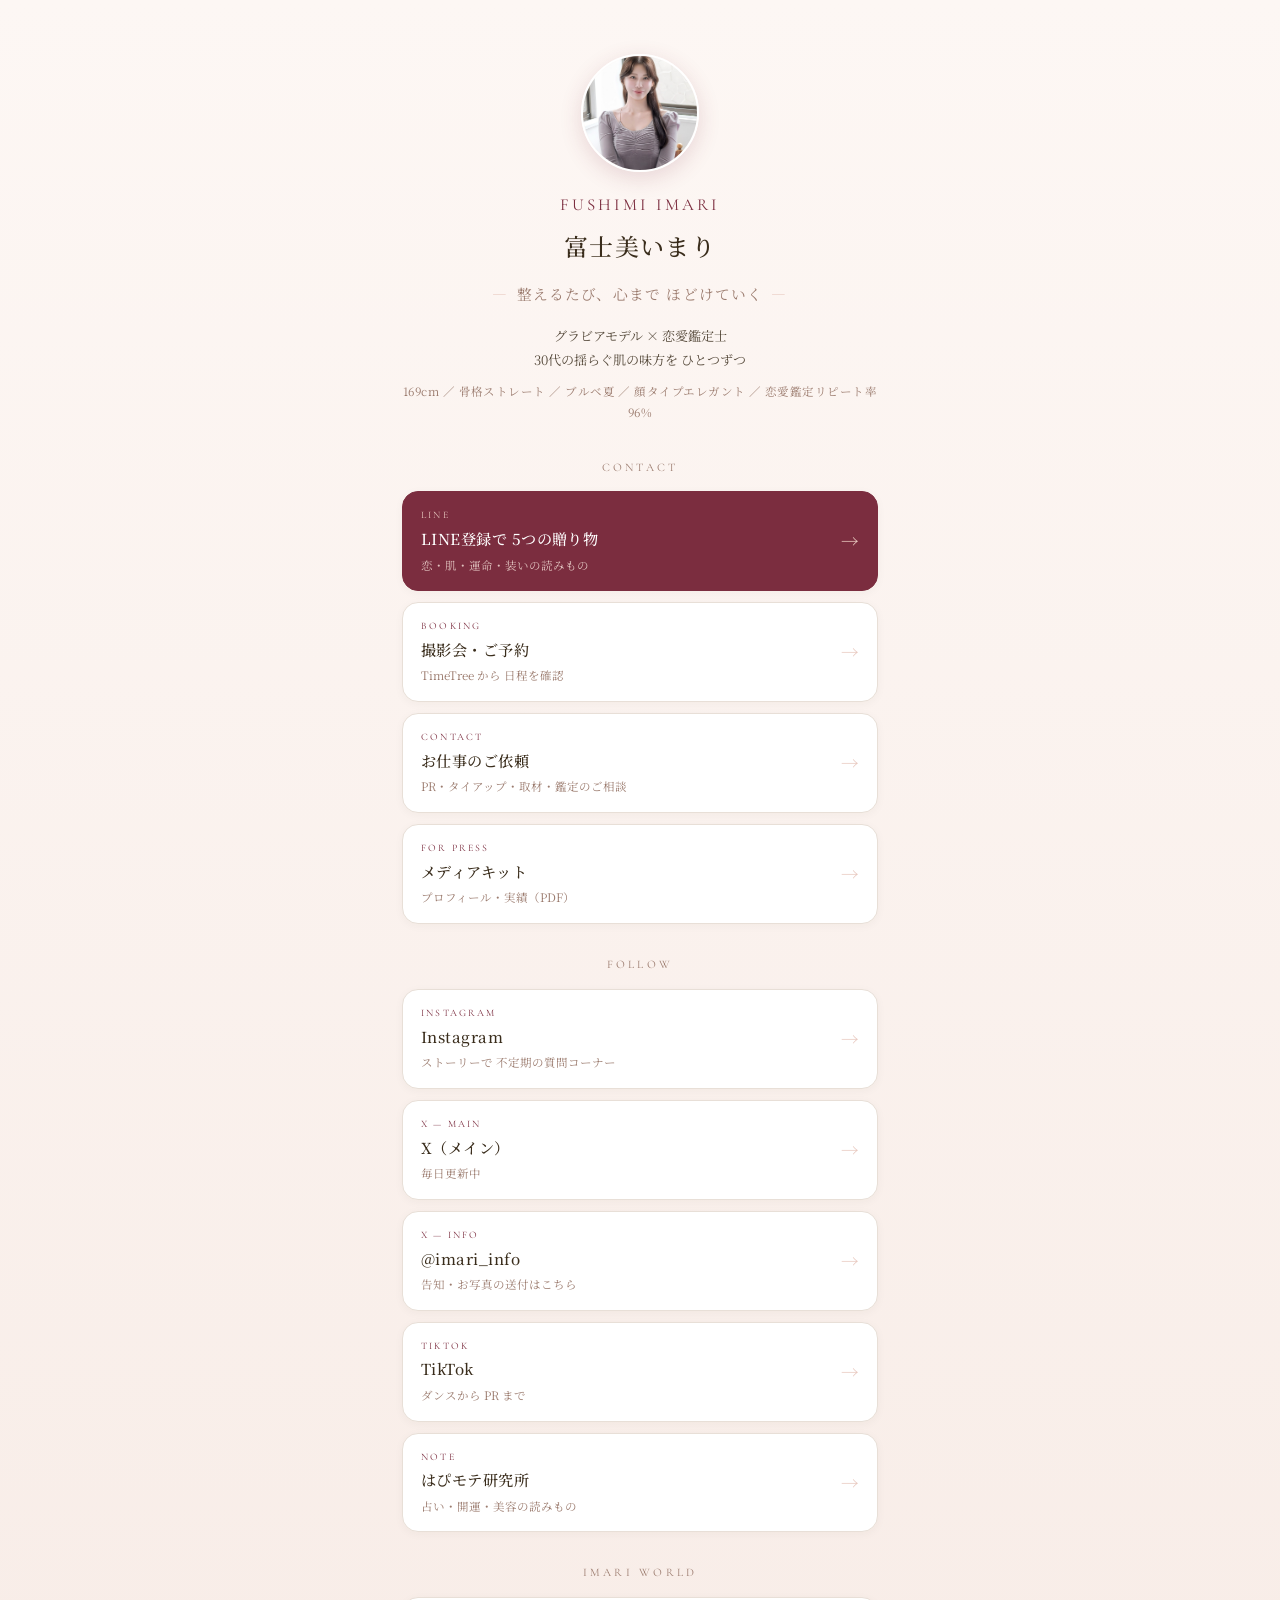
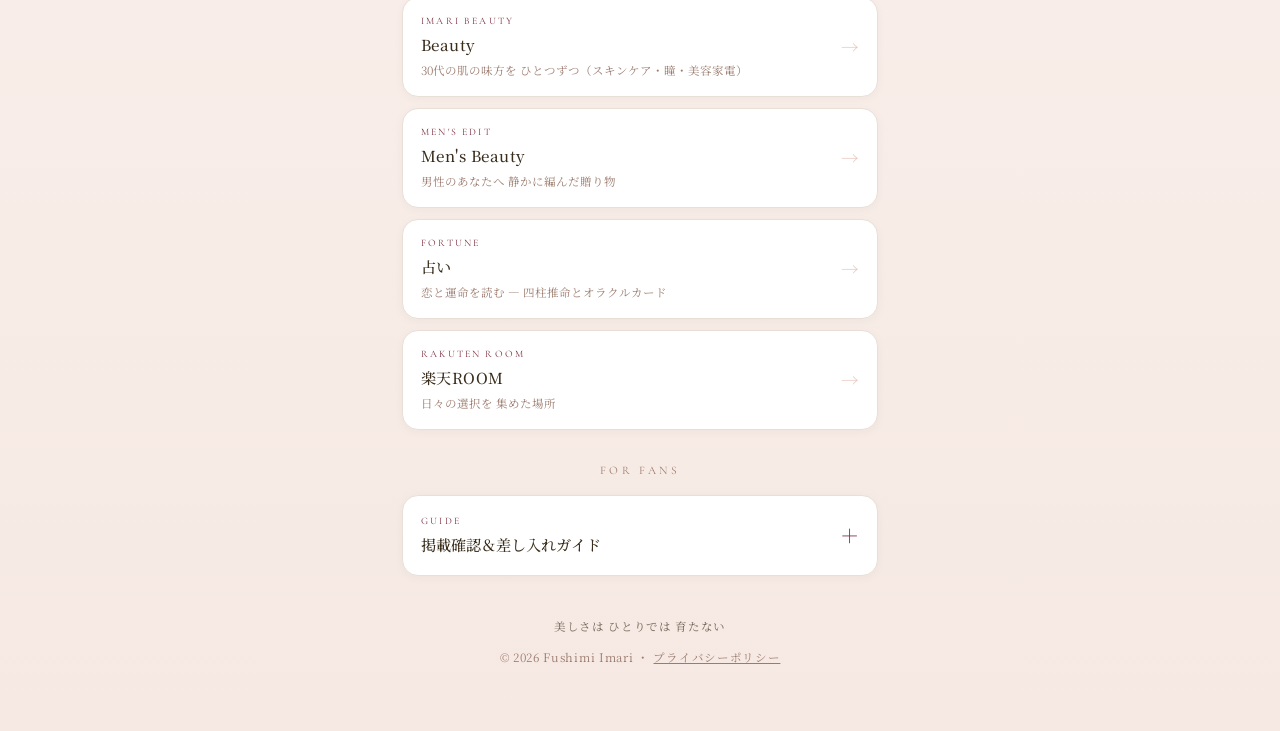
<file: links/index.html>
<!DOCTYPE html>
<html lang="ja">
<head>
<meta charset="UTF-8">
<meta name="viewport" content="width=device-width, initial-scale=1.0">
<title>富士美いまり | Fushimi Imari — Links</title>
<meta name="description" content="富士美いまり / Fushimi Imari のリンク集。グラビアモデル × 恋愛鑑定士。SNS・Beauty Edits・ご予約・お仕事のご依頼はこちらから。">
<meta property="og:title" content="富士美いまり | Fushimi Imari — Links">
<meta property="og:description" content="美しさは ひとりでは 育たない。富士美いまりの すべての入口を ここに。">
<meta property="og:type" content="website">
<meta property="og:image" content="https://fushimi-imari-site.vercel.app/Official/images/og-official.jpg">
<meta name="twitter:card" content="summary_large_image">
<link rel="preconnect" href="https://fonts.googleapis.com">
<link rel="preconnect" href="https://fonts.gstatic.com" crossorigin>
<link href="https://fonts.googleapis.com/css2?family=Cormorant+Garamond:wght@400;500;600&family=Noto+Serif+JP:wght@300;400;500;600&display=swap" rel="stylesheet">
<style>
  :root{
    --cream:#FDF7F4; --beige:#F2DCD5; --beige-deep:#E8C9C0;
    --brown:#3A2D1C; --bordeaux:#7B2D3F; --divider:#E8DFD7;
    --sub:#9B7B6E; --text:#3A2D1C;
    --jp:'Noto Serif JP',serif; --en:'Cormorant Garamond',serif;
  }
  *{box-sizing:border-box;margin:0;padding:0;}
  body{
    font-family:var(--jp); color:var(--text);
    background:linear-gradient(180deg,#FDF7F4 0%,#F6E9E3 100%);
    min-height:100vh; line-height:1.8;
    -webkit-font-smoothing:antialiased;
  }
  .wrap{max-width:520px; margin:0 auto; padding:54px 22px 64px;}

  /* ---- profile ---- */
  .profile{text-align:center; margin-bottom:34px;}
  .avatar{
    width:118px; height:118px; border-radius:50%; object-fit:cover;
    border:2px solid #fff; box-shadow:0 6px 22px rgba(123,45,63,.16);
    margin:0 auto 18px; display:block;
  }
  .name{font-family:var(--en); font-size:1.05rem; letter-spacing:.18em; color:var(--bordeaux); margin-bottom:4px;}
  .name-jp{font-size:1.5rem; font-weight:500; letter-spacing:.06em; color:var(--brown); margin-bottom:14px;}
  .tagline{font-size:.92rem; color:var(--sub); letter-spacing:.08em; margin-bottom:16px;}
  .tagline::before,.tagline::after{content:"—"; color:var(--beige-deep); margin:0 8px;}
  .bio{font-size:.82rem; color:var(--text); opacity:.85;}
  .spec{font-size:.72rem; color:var(--sub); letter-spacing:.04em; margin-top:10px;}

  /* ---- section label ---- */
  .label{
    font-family:var(--en); font-size:.72rem; letter-spacing:.28em;
    color:var(--sub); text-align:center; margin:30px 0 14px;
  }

  /* ---- link buttons ---- */
  .links{display:flex; flex-direction:column; gap:11px;}
  a.link{
    display:flex; align-items:center; gap:14px;
    background:#fff; border:1px solid var(--divider); border-radius:16px;
    padding:15px 18px; text-decoration:none; color:var(--text);
    transition:transform .18s ease, box-shadow .18s ease, border-color .18s ease;
    box-shadow:0 2px 10px rgba(58,45,28,.04);
  }
  a.link:hover{transform:translateY(-2px); box-shadow:0 8px 20px rgba(123,45,63,.12); border-color:var(--beige-deep);}
  .link .eyebrow{font-family:var(--en); font-size:.62rem; letter-spacing:.22em; color:var(--bordeaux); text-transform:uppercase;}
  .link .title{font-size:.95rem; font-weight:500; color:var(--brown); letter-spacing:.03em;}
  .link .desc{font-size:.72rem; color:var(--sub); margin-top:2px;}
  .link .body{flex:1; min-width:0;}
  .link .arrow{color:var(--beige-deep); font-size:1.1rem; flex-shrink:0;}
  a.link.accent{background:var(--bordeaux); border-color:var(--bordeaux);}
  a.link.accent .eyebrow{color:#E8C9C0;}
  a.link.accent .title{color:#fff;}
  a.link.accent .desc{color:#F2DCD5; opacity:.85;}
  a.link.accent .arrow{color:#E8C9C0;}

  /* ---- accordion (guide) ---- */
  details.guide{
    background:#fff; border:1px solid var(--divider); border-radius:16px;
    padding:4px 18px; margin-top:11px; box-shadow:0 2px 10px rgba(58,45,28,.04);
  }
  details.guide summary{
    list-style:none; cursor:pointer; padding:13px 0;
    display:flex; align-items:center; gap:14px;
  }
  details.guide summary::-webkit-details-marker{display:none;}
  details.guide summary .eyebrow{font-family:var(--en); font-size:.62rem; letter-spacing:.22em; color:var(--bordeaux); text-transform:uppercase;}
  details.guide summary .title{font-size:.95rem; font-weight:500; color:var(--brown);}
  details.guide summary .plus{margin-left:auto; color:var(--bordeaux); font-size:1.2rem; transition:transform .2s;}
  details.guide[open] summary .plus{transform:rotate(45deg);}
  .guide-body{font-size:.8rem; color:var(--text); padding:6px 0 18px; border-top:1px solid var(--divider); margin-top:4px;}
  .guide-body h4{font-size:.82rem; color:var(--bordeaux); margin:16px 0 6px; letter-spacing:.04em;}
  .guide-body p{margin:6px 0;}
  .guide-body ul{margin:6px 0 6px 1.1em;}
  .guide-body li{margin:4px 0;}
  .guide-body .warn{color:var(--bordeaux); font-weight:500;}

  /* ---- footer ---- */
  .foot{text-align:center; margin-top:40px; color:var(--sub); font-size:.72rem; letter-spacing:.06em;}
  .foot .tl{font-family:var(--jp); margin-bottom:10px; color:var(--brown); opacity:.7;}
  .foot a{color:var(--sub);}
</style>
<!-- ===== Google Analytics 4（Fushimi Imari Web） ===== -->
<script async src="https://www.googletagmanager.com/gtag/js?id=G-NMES24S89F"></script>
<script>
window.dataLayer = window.dataLayer || [];
function gtag(){dataLayer.push(arguments);}
gtag('js', new Date());
gtag('config', 'G-NMES24S89F');
</script>
<!-- ===== imari_track: クリック計測（GA4イベント / 既存リンク無改変） ===== -->
<script>
document.addEventListener('click', function(e){
  var a = e.target.closest('a[href]');
  if(!a || typeof gtag!=='function') return;
  var h = a.href || '';
  var txt = (a.innerText||'').trim().slice(0,60);
  if(/px\.a8\.net|valuecommerce|room\.rakuten|amzn\.|amazon\./.test(h)){
    var net = /room\.rakuten/.test(h)?'rakuten' : /valuecommerce/.test(h)?'valuecommerce' : /px\.a8\.net/.test(h)?'a8' : (/amazon|amzn/.test(h)?'amazon':'other');
    gtag('event','affiliate_click',{affiliate_network:net, link_url:h, link_text:txt, page_path:location.pathname});
  } else if(/line\.me|lin\.ee/.test(h)){
    gtag('event','line_register',{link_url:h, page_path:location.pathname});
  } else if(/lit\.link/.test(h)){
    gtag('event','litlink_click',{link_url:h, page_path:location.pathname});
  }
});
</script>
</head>
<body>
<div class="wrap">

  <!-- ===== PROFILE ===== -->
  <div class="profile">
    <img class="avatar" src="images/profile.jpg" alt="富士美いまり">
    <div class="name">FUSHIMI IMARI</div>
    <div class="name-jp">富士美いまり</div>
    <div class="tagline">整えるたび、心まで ほどけていく</div>
    <div class="bio">
      グラビアモデル × 恋愛鑑定士<br>
      30代の揺らぐ肌の味方を ひとつずつ
    </div>
    <div class="spec">169cm ／ 骨格ストレート ／ ブルベ夏 ／ 顔タイプエレガント ／ 恋愛鑑定リピート率 96%</div>
  </div>

  <!-- ===== CONTACT / BOOKING ===== -->
  <div class="label">CONTACT</div>
  <div class="links">
    <a class="link accent" href="https://line.me/R/ti/p/@485xujjs" target="_blank" rel="noopener">
      <div class="body"><div class="eyebrow">LINE</div><div class="title">LINE登録で 5つの贈り物</div><div class="desc">恋・肌・運命・装いの読みもの</div></div>
      <span class="arrow">→</span>
    </a>
    <a class="link" href="https://timetr.ee/p/fushimi_imari_rabo" target="_blank" rel="noopener">
      <div class="body"><div class="eyebrow">Booking</div><div class="title">撮影会・ご予約</div><div class="desc">TimeTree から 日程を確認</div></div>
      <span class="arrow">→</span>
    </a>
    <a class="link" href="mailto:fushimiimari@gmail.com?subject=お仕事のご依頼" rel="noopener">
      <div class="body"><div class="eyebrow">Contact</div><div class="title">お仕事のご依頼</div><div class="desc">PR・タイアップ・取材・鑑定のご相談</div></div>
      <span class="arrow">→</span>
    </a>
    <a class="link" href="../assets/IMARI_MediaKit.pdf" target="_blank" rel="noopener">
      <div class="body"><div class="eyebrow">For Press</div><div class="title">メディアキット</div><div class="desc">プロフィール・実績（PDF）</div></div>
      <span class="arrow">→</span>
    </a>
  </div>

  <!-- ===== SNS ===== -->
  <div class="label">FOLLOW</div>
  <div class="links">
    <a class="link" href="https://www.instagram.com/fushimi_imari_/" target="_blank" rel="noopener">
      <div class="body"><div class="eyebrow">Instagram</div><div class="title">Instagram</div><div class="desc">ストーリーで 不定期の質問コーナー</div></div>
      <span class="arrow">→</span>
    </a>
    <a class="link" href="https://x.com/fushimi_imari_" target="_blank" rel="noopener">
      <div class="body"><div class="eyebrow">X — Main</div><div class="title">X（メイン）</div><div class="desc">毎日更新中</div></div>
      <span class="arrow">→</span>
    </a>
    <a class="link" href="https://x.com/imari_info" target="_blank" rel="noopener">
      <div class="body"><div class="eyebrow">X — Info</div><div class="title">@imari_info</div><div class="desc">告知・お写真の送付はこちら</div></div>
      <span class="arrow">→</span>
    </a>
    <a class="link" href="https://www.tiktok.com/@fushimi_imari_" target="_blank" rel="noopener">
      <div class="body"><div class="eyebrow">TikTok</div><div class="title">TikTok</div><div class="desc">ダンスから PR まで</div></div>
      <span class="arrow">→</span>
    </a>
    <a class="link" href="https://note.com/fushimi_imari_" target="_blank" rel="noopener">
      <div class="body"><div class="eyebrow">note</div><div class="title">はぴモテ研究所</div><div class="desc">占い・開運・美容の読みもの</div></div>
      <span class="arrow">→</span>
    </a>
  </div>

  <!-- ===== IMARI WORLD (sub-sites) ===== -->
  <div class="label">IMARI WORLD</div>
  <div class="links">
    <a class="link" href="../LP/" target="_blank" rel="noopener">
      <div class="body"><div class="eyebrow">Imari Beauty</div><div class="title">Beauty</div><div class="desc">30代の肌の味方を ひとつずつ（スキンケア・瞳・美容家電）</div></div>
      <span class="arrow">→</span>
    </a>
    <a class="link" href="../Men/" target="_blank" rel="noopener">
      <div class="body"><div class="eyebrow">Men's Edit</div><div class="title">Men's Beauty</div><div class="desc">男性のあなたへ 静かに編んだ贈り物</div></div>
      <span class="arrow">→</span>
    </a>
    <a class="link" href="../Fortune/" target="_blank" rel="noopener">
      <div class="body"><div class="eyebrow">Fortune</div><div class="title">占い</div><div class="desc">恋と運命を読む — 四柱推命とオラクルカード</div></div>
      <span class="arrow">→</span>
    </a>
    <a class="link" href="https://room.rakuten.co.jp/fushimi_imari_/items" target="_blank" rel="noopener">
      <div class="body"><div class="eyebrow">Rakuten ROOM</div><div class="title">楽天ROOM</div><div class="desc">日々の選択を 集めた場所</div></div>
      <span class="arrow">→</span>
    </a>
  </div>

  <!-- ===== GUIDE (accordion) ===== -->
  <div class="label">FOR FANS</div>
  <details class="guide">
    <summary>
      <div><div class="eyebrow">Guide</div><div class="title">掲載確認＆差し入れガイド</div></div>
      <span class="plus">＋</span>
    </summary>
    <div class="guide-body">
      <h4>お写真送付・掲載確認について</h4>
      <p><a href="https://x.com/imari_info" target="_blank" rel="noopener">@imari_info</a> のDM宛に送付をお願いします。</p>
      <p class="warn">⚠️ フォローされていない方からのDMは確認が漏れてしまうため、必ずフォローの上お送りください。</p>

      <h4>送付時に必ず記載してほしいこと</h4>
      <ul>
        <li>「掲載確認」か「画像提供」かの明記</li>
        <li>掲載予定のSNSアカウントID（X / Instagram 等）</li>
        <li>1衣装につき20枚まで／レタッチ済みの状態で送付をお願いします</li>
      </ul>
      <p class="warn">⚠️ 不足がある場合はご返信致しかねます。いまりの時間を大切にしてくださいね。</p>

      <h4>「掲載NG」でも写真は送ってほしいです</h4>
      <p>SNSに載せないお写真でも、保存用や今後の活動の資料として嬉しいです。「画像提供」として送ってくださいね。</p>

      <h4>掲載写真に必要なレタッチ</h4>
      <p><strong>消してほしいもの：</strong>ほうれい線、目の下のクマ（徹底的に）、肌荒れ・赤み。</p>
      <p class="warn">⚠️ 重要：ニップレスやアンダーの透け・はみ出しは掲載NG。消せない場合はボツです。</p>
      <p><strong>NGなレタッチ：</strong>やりすぎ美肌加工（鼻が消える・境界線がぼやける）、顔や身体の形を著しく変えること（大切な曲線美を壊さないでね）、不自然な色味（白黒や極端なフィルター。自然なカラーが理想）。</p>

      <h4>掲載NGのお写真</h4>
      <ul>
        <li>半目、口ポカン、ピントが合っていないもの</li>
        <li class="warn">前名義（旧名）の写真およびチェキは一切掲載禁止です</li>
        <li>あおり構図、過度なローアングル、際どすぎるもの（エロさより「美しさ」重視）</li>
      </ul>

      <h4>飲食物の差し入れについて</h4>
      <p>現場で直接お渡しの場合、次のものは受取不可です：① ナマモノ（食中毒リスク）／② 手作り・開封済み・アルコール。</p>
      <p><strong>喜ぶスマートな贈り物：</strong>Amazonギフト券、商品券、美容ドリンク。「いつもよりチェキを多く撮る」という愛が一番嬉しいです。</p>
    </div>
  </details>

  <!-- ===== FOOTER ===== -->
  <div class="foot">
    <div class="tl">美しさは ひとりでは 育たない</div>
    © 2026 Fushimi Imari ・ <a href="../legal/privacy-policy.html">プライバシーポリシー</a>
  </div>

</div>
</body>
</html>
</file>
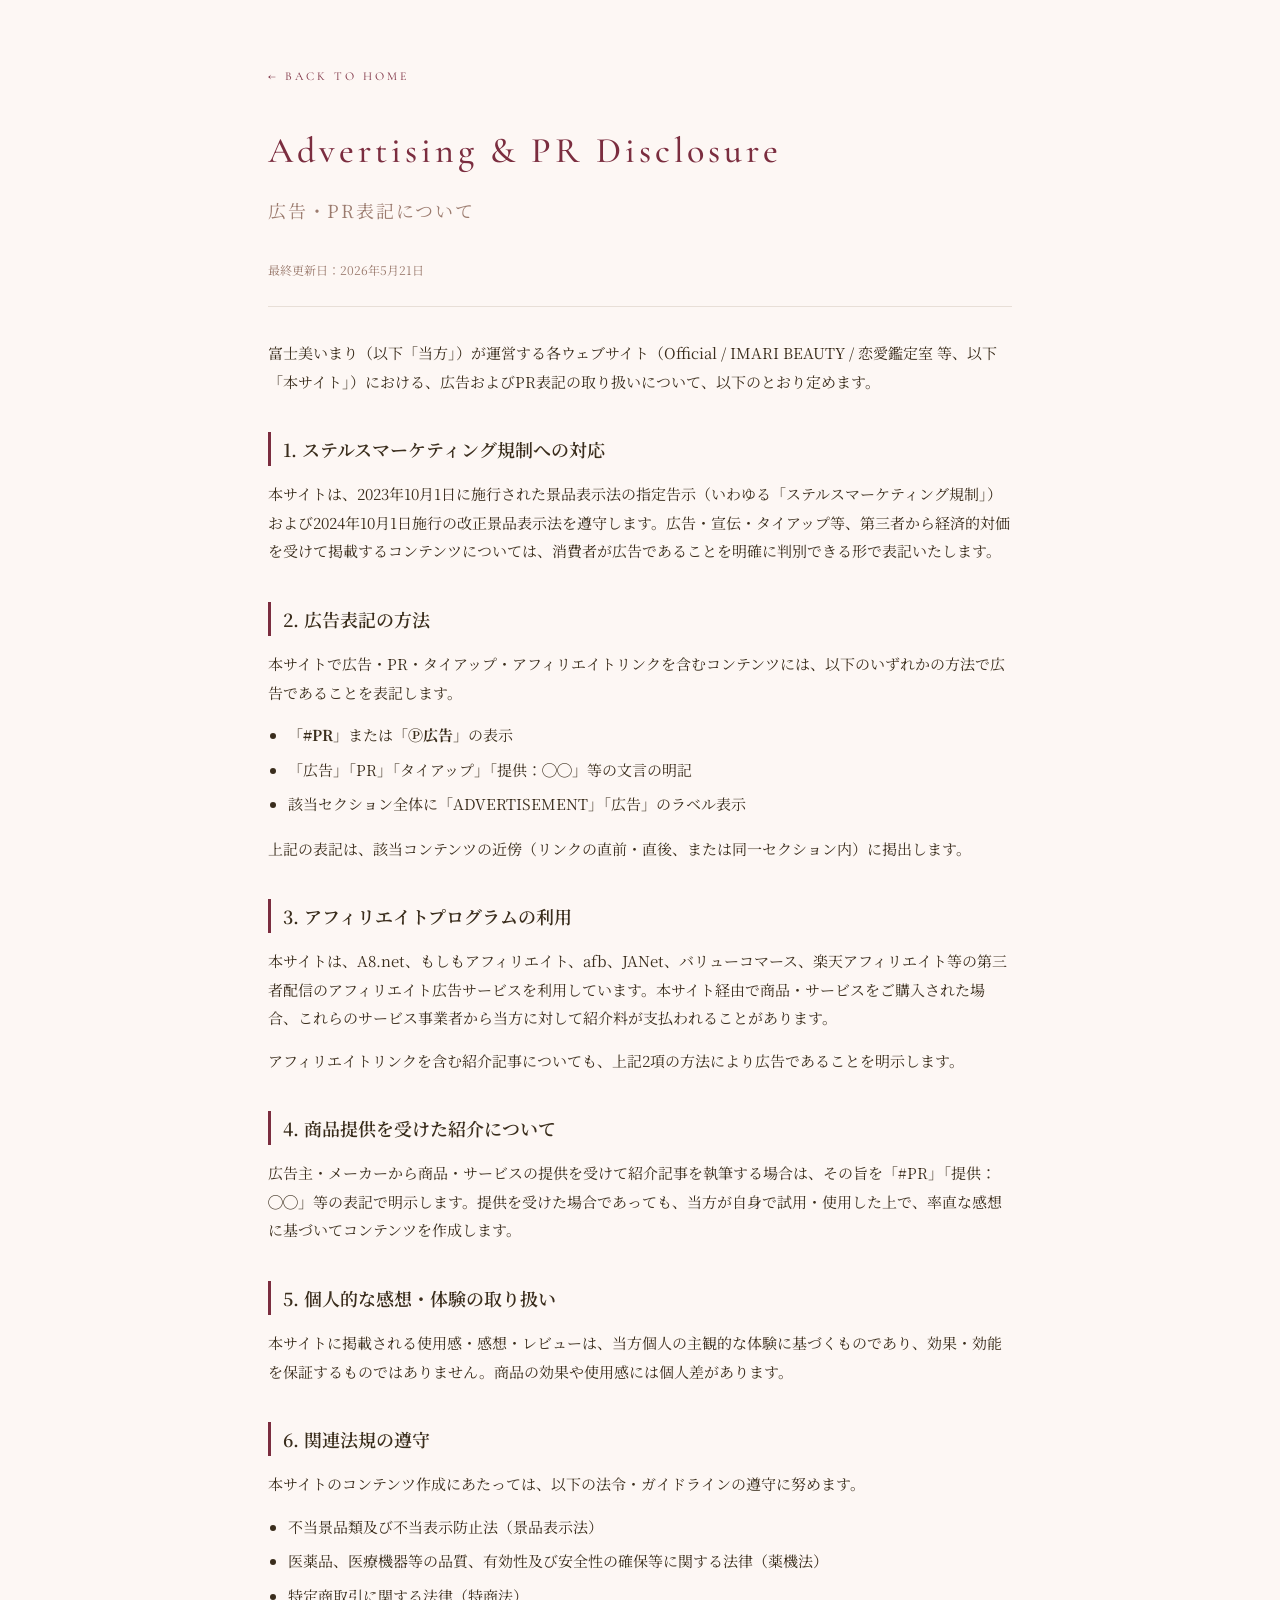
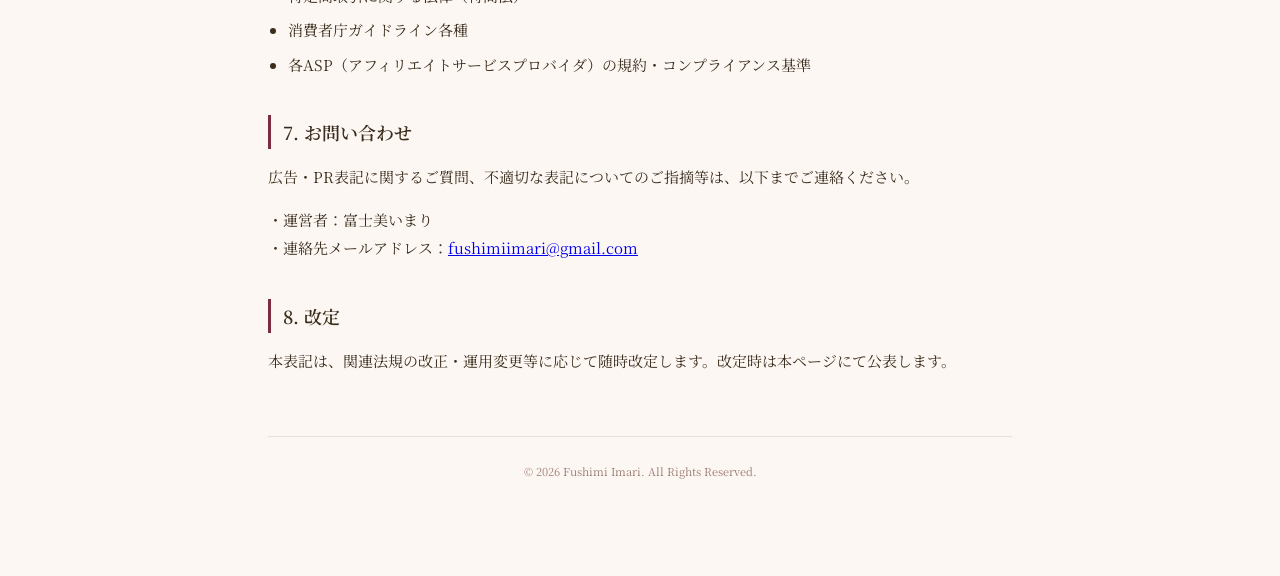
<file: legal/advertising-disclosure.html>
<!DOCTYPE html>
<html lang="ja">
<head>
<meta charset="UTF-8">
<meta name="viewport" content="width=device-width, initial-scale=1.0">
<title>広告・PR表記について｜Fushimi Imari OFFICIAL</title>
<meta name="robots" content="noindex">
<link rel="preconnect" href="https://fonts.googleapis.com">
<link rel="preconnect" href="https://fonts.gstatic.com" crossorigin>
<link href="https://fonts.googleapis.com/css2?family=Cormorant+Garamond:wght@400;500&family=Noto+Serif+JP:wght@300;400;500;600&display=swap" rel="stylesheet">
<link rel="stylesheet" href="_common.css">
</head>
<body>
<main class="legal-wrapper">
  <a href="../Official/index.html" class="legal-back">← BACK TO HOME</a>
  <h1 class="legal-title">Advertising & PR Disclosure</h1>
  <p class="legal-title-jp">広告・PR表記について</p>
  <p class="legal-meta">最終更新日：2026年5月21日</p>

  <p>富士美いまり（以下「当方」）が運営する各ウェブサイト（Official / IMARI BEAUTY / 恋愛鑑定室 等、以下「本サイト」）における、広告およびPR表記の取り扱いについて、以下のとおり定めます。</p>

  <h2>1. ステルスマーケティング規制への対応</h2>
  <p>本サイトは、2023年10月1日に施行された景品表示法の指定告示（いわゆる「ステルスマーケティング規制」）および2024年10月1日施行の改正景品表示法を遵守します。広告・宣伝・タイアップ等、第三者から経済的対価を受けて掲載するコンテンツについては、消費者が広告であることを明確に判別できる形で表記いたします。</p>

  <h2>2. 広告表記の方法</h2>
  <p>本サイトで広告・PR・タイアップ・アフィリエイトリンクを含むコンテンツには、以下のいずれかの方法で広告であることを表記します。</p>
  <ul>
    <li>「<strong>#PR</strong>」または「<strong>Ⓟ広告</strong>」の表示</li>
    <li>「広告」「PR」「タイアップ」「提供：◯◯」等の文言の明記</li>
    <li>該当セクション全体に「ADVERTISEMENT」「広告」のラベル表示</li>
  </ul>
  <p>上記の表記は、該当コンテンツの近傍（リンクの直前・直後、または同一セクション内）に掲出します。</p>

  <h2>3. アフィリエイトプログラムの利用</h2>
  <p>本サイトは、A8.net、もしもアフィリエイト、afb、JANet、バリューコマース、楽天アフィリエイト等の第三者配信のアフィリエイト広告サービスを利用しています。本サイト経由で商品・サービスをご購入された場合、これらのサービス事業者から当方に対して紹介料が支払われることがあります。</p>
  <p>アフィリエイトリンクを含む紹介記事についても、上記2項の方法により広告であることを明示します。</p>

  <h2>4. 商品提供を受けた紹介について</h2>
  <p>広告主・メーカーから商品・サービスの提供を受けて紹介記事を執筆する場合は、その旨を「#PR」「提供：◯◯」等の表記で明示します。提供を受けた場合であっても、当方が自身で試用・使用した上で、率直な感想に基づいてコンテンツを作成します。</p>

  <h2>5. 個人的な感想・体験の取り扱い</h2>
  <p>本サイトに掲載される使用感・感想・レビューは、当方個人の主観的な体験に基づくものであり、効果・効能を保証するものではありません。商品の効果や使用感には個人差があります。</p>

  <h2>6. 関連法規の遵守</h2>
  <p>本サイトのコンテンツ作成にあたっては、以下の法令・ガイドラインの遵守に努めます。</p>
  <ul>
    <li>不当景品類及び不当表示防止法（景品表示法）</li>
    <li>医薬品、医療機器等の品質、有効性及び安全性の確保等に関する法律（薬機法）</li>
    <li>特定商取引に関する法律（特商法）</li>
    <li>消費者庁ガイドライン各種</li>
    <li>各ASP（アフィリエイトサービスプロバイダ）の規約・コンプライアンス基準</li>
  </ul>

  <h2>7. お問い合わせ</h2>
  <p>広告・PR表記に関するご質問、不適切な表記についてのご指摘等は、以下までご連絡ください。</p>
  <p>
    ・運営者：富士美いまり<br>
    ・連絡先メールアドレス：<a href="mailto:fushimiimari@gmail.com">fushimiimari@gmail.com</a>
  </p>

  <h2>8. 改定</h2>
  <p>本表記は、関連法規の改正・運用変更等に応じて随時改定します。改定時は本ページにて公表します。</p>

  <p class="legal-footer">© 2026 Fushimi Imari. All Rights Reserved.</p>
</main>
</body>
</html>
</file>
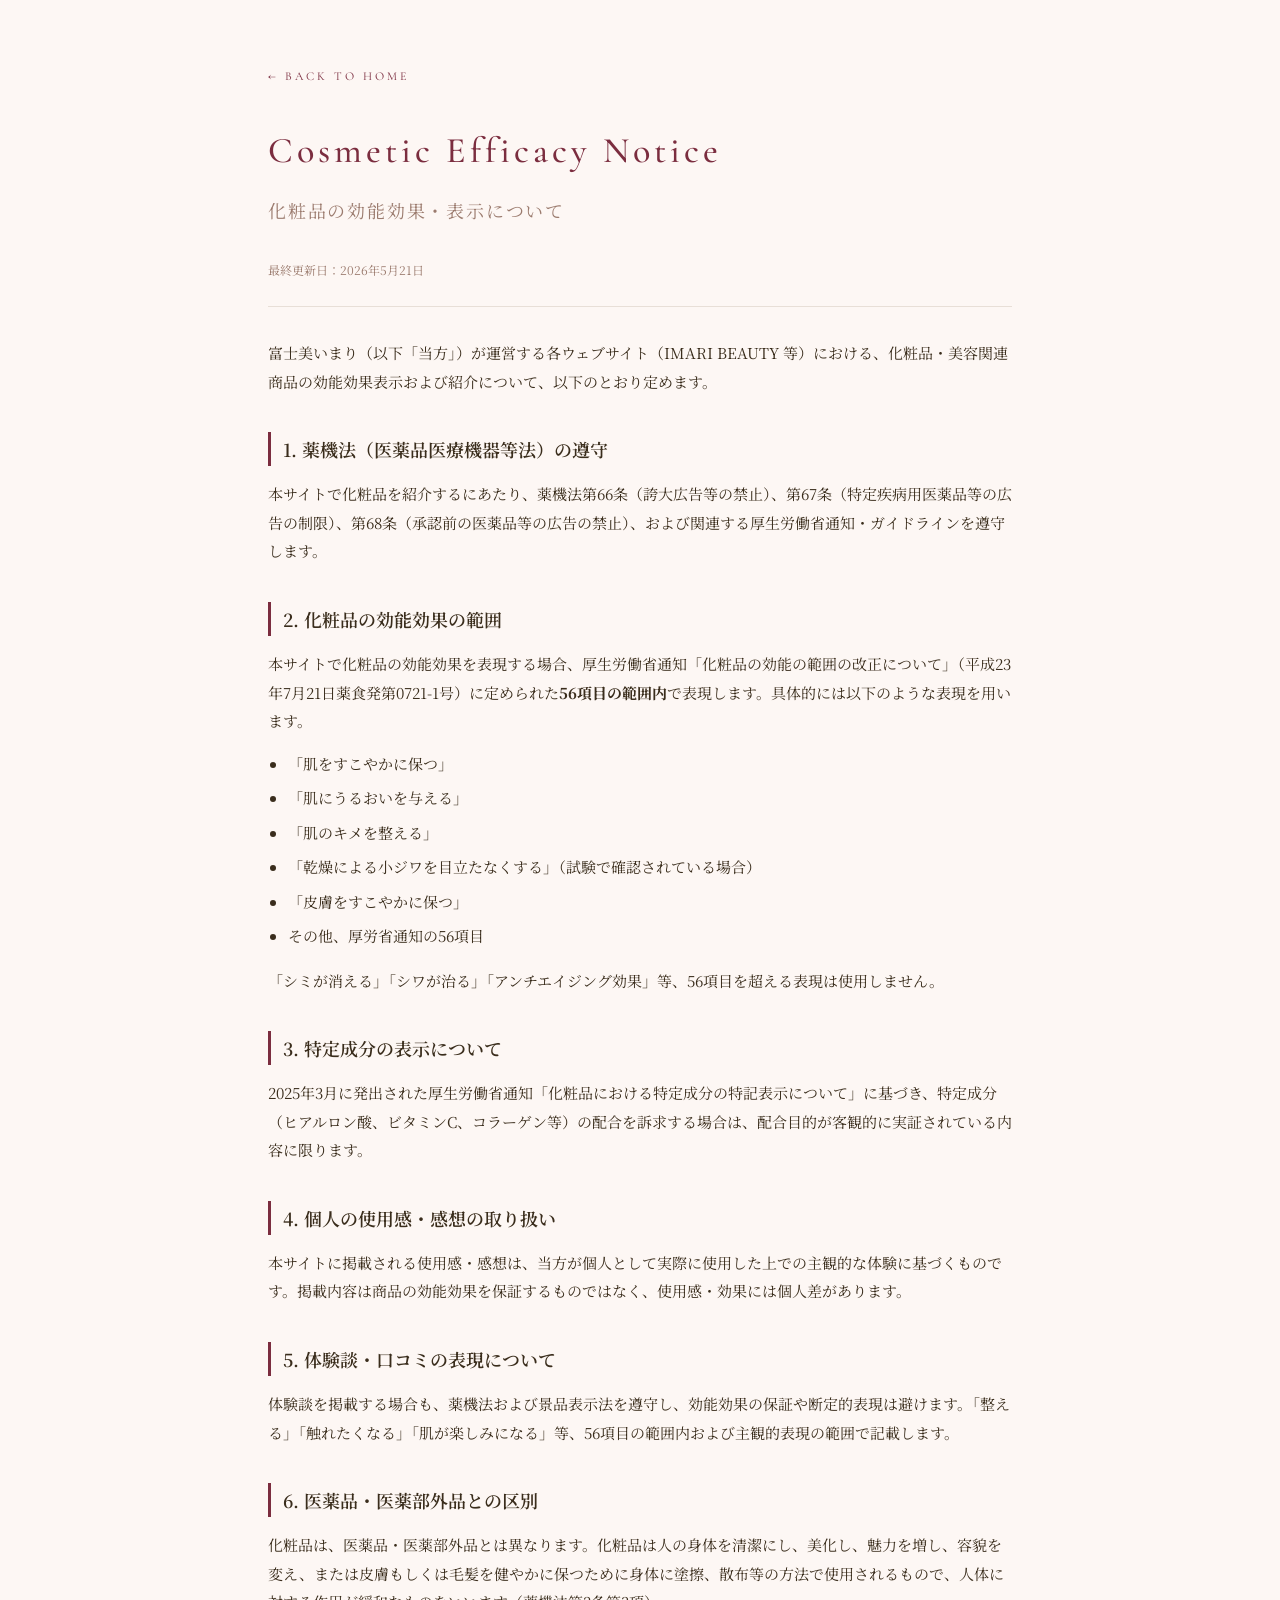
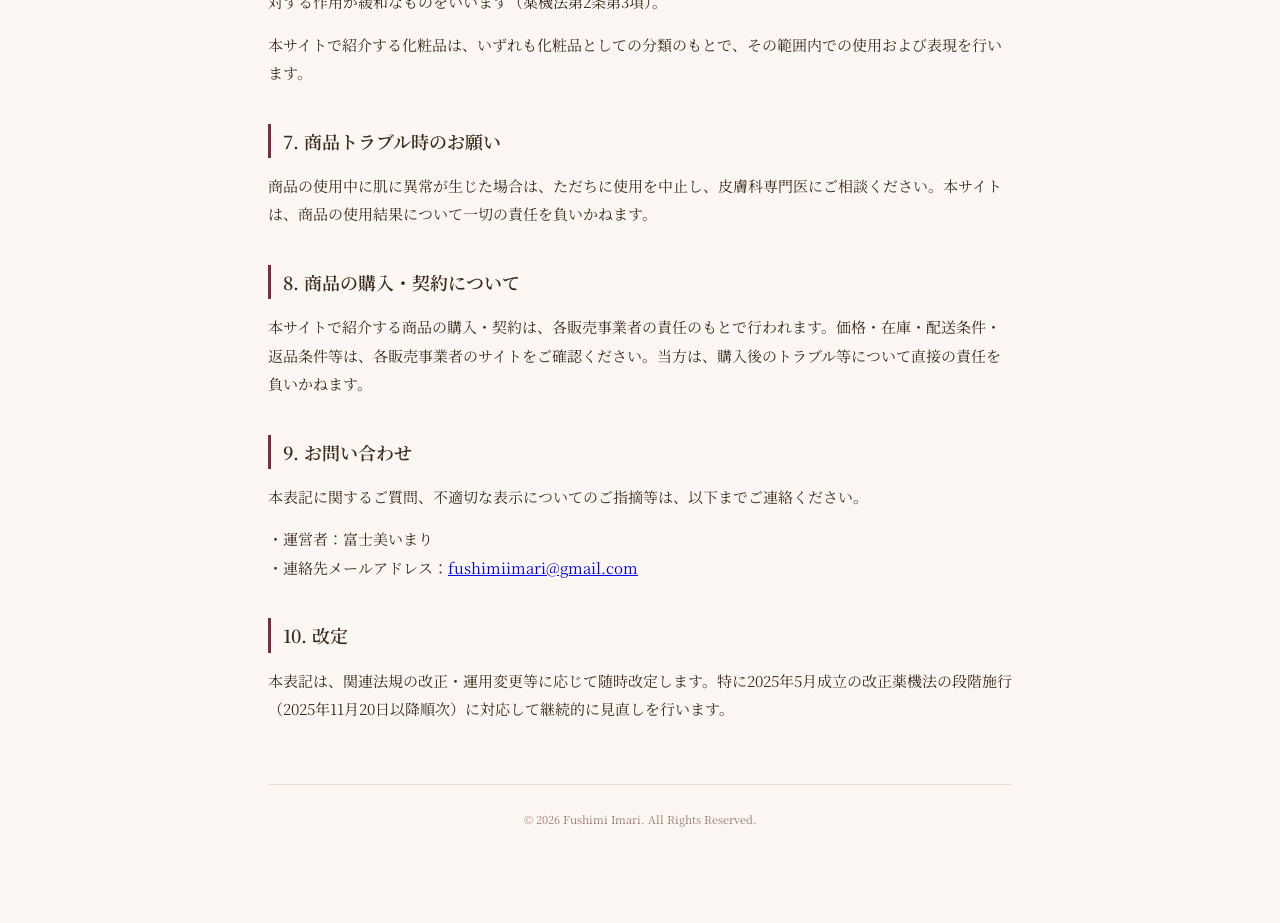
<file: legal/cosmetic-efficacy.html>
<!DOCTYPE html>
<html lang="ja">
<head>
<meta charset="UTF-8">
<meta name="viewport" content="width=device-width, initial-scale=1.0">
<title>化粧品の効能効果について｜Fushimi Imari OFFICIAL</title>
<meta name="robots" content="noindex">
<link rel="preconnect" href="https://fonts.googleapis.com">
<link rel="preconnect" href="https://fonts.gstatic.com" crossorigin>
<link href="https://fonts.googleapis.com/css2?family=Cormorant+Garamond:wght@400;500&family=Noto+Serif+JP:wght@300;400;500;600&display=swap" rel="stylesheet">
<link rel="stylesheet" href="_common.css">
</head>
<body>
<main class="legal-wrapper">
  <a href="../Official/index.html" class="legal-back">← BACK TO HOME</a>
  <h1 class="legal-title">Cosmetic Efficacy Notice</h1>
  <p class="legal-title-jp">化粧品の効能効果・表示について</p>
  <p class="legal-meta">最終更新日：2026年5月21日</p>

  <p>富士美いまり（以下「当方」）が運営する各ウェブサイト（IMARI BEAUTY 等）における、化粧品・美容関連商品の効能効果表示および紹介について、以下のとおり定めます。</p>

  <h2>1. 薬機法（医薬品医療機器等法）の遵守</h2>
  <p>本サイトで化粧品を紹介するにあたり、薬機法第66条（誇大広告等の禁止）、第67条（特定疾病用医薬品等の広告の制限）、第68条（承認前の医薬品等の広告の禁止）、および関連する厚生労働省通知・ガイドラインを遵守します。</p>

  <h2>2. 化粧品の効能効果の範囲</h2>
  <p>本サイトで化粧品の効能効果を表現する場合、厚生労働省通知「化粧品の効能の範囲の改正について」（平成23年7月21日薬食発第0721-1号）に定められた<strong>56項目の範囲内</strong>で表現します。具体的には以下のような表現を用います。</p>
  <ul>
    <li>「肌をすこやかに保つ」</li>
    <li>「肌にうるおいを与える」</li>
    <li>「肌のキメを整える」</li>
    <li>「乾燥による小ジワを目立たなくする」（試験で確認されている場合）</li>
    <li>「皮膚をすこやかに保つ」</li>
    <li>その他、厚労省通知の56項目</li>
  </ul>
  <p>「シミが消える」「シワが治る」「アンチエイジング効果」等、56項目を超える表現は使用しません。</p>

  <h2>3. 特定成分の表示について</h2>
  <p>2025年3月に発出された厚生労働省通知「化粧品における特定成分の特記表示について」に基づき、特定成分（ヒアルロン酸、ビタミンC、コラーゲン等）の配合を訴求する場合は、配合目的が客観的に実証されている内容に限ります。</p>

  <h2>4. 個人の使用感・感想の取り扱い</h2>
  <p>本サイトに掲載される使用感・感想は、当方が個人として実際に使用した上での主観的な体験に基づくものです。掲載内容は商品の効能効果を保証するものではなく、使用感・効果には個人差があります。</p>

  <h2>5. 体験談・口コミの表現について</h2>
  <p>体験談を掲載する場合も、薬機法および景品表示法を遵守し、効能効果の保証や断定的表現は避けます。「整える」「触れたくなる」「肌が楽しみになる」等、56項目の範囲内および主観的表現の範囲で記載します。</p>

  <h2>6. 医薬品・医薬部外品との区別</h2>
  <p>化粧品は、医薬品・医薬部外品とは異なります。化粧品は人の身体を清潔にし、美化し、魅力を増し、容貌を変え、または皮膚もしくは毛髪を健やかに保つために身体に塗擦、散布等の方法で使用されるもので、人体に対する作用が緩和なものをいいます（薬機法第2条第3項）。</p>
  <p>本サイトで紹介する化粧品は、いずれも化粧品としての分類のもとで、その範囲内での使用および表現を行います。</p>

  <h2>7. 商品トラブル時のお願い</h2>
  <p>商品の使用中に肌に異常が生じた場合は、ただちに使用を中止し、皮膚科専門医にご相談ください。本サイトは、商品の使用結果について一切の責任を負いかねます。</p>

  <h2>8. 商品の購入・契約について</h2>
  <p>本サイトで紹介する商品の購入・契約は、各販売事業者の責任のもとで行われます。価格・在庫・配送条件・返品条件等は、各販売事業者のサイトをご確認ください。当方は、購入後のトラブル等について直接の責任を負いかねます。</p>

  <h2>9. お問い合わせ</h2>
  <p>本表記に関するご質問、不適切な表示についてのご指摘等は、以下までご連絡ください。</p>
  <p>
    ・運営者：富士美いまり<br>
    ・連絡先メールアドレス：<a href="mailto:fushimiimari@gmail.com">fushimiimari@gmail.com</a>
  </p>

  <h2>10. 改定</h2>
  <p>本表記は、関連法規の改正・運用変更等に応じて随時改定します。特に2025年5月成立の改正薬機法の段階施行（2025年11月20日以降順次）に対応して継続的に見直しを行います。</p>

  <p class="legal-footer">© 2026 Fushimi Imari. All Rights Reserved.</p>
</main>
</body>
</html>
</file>
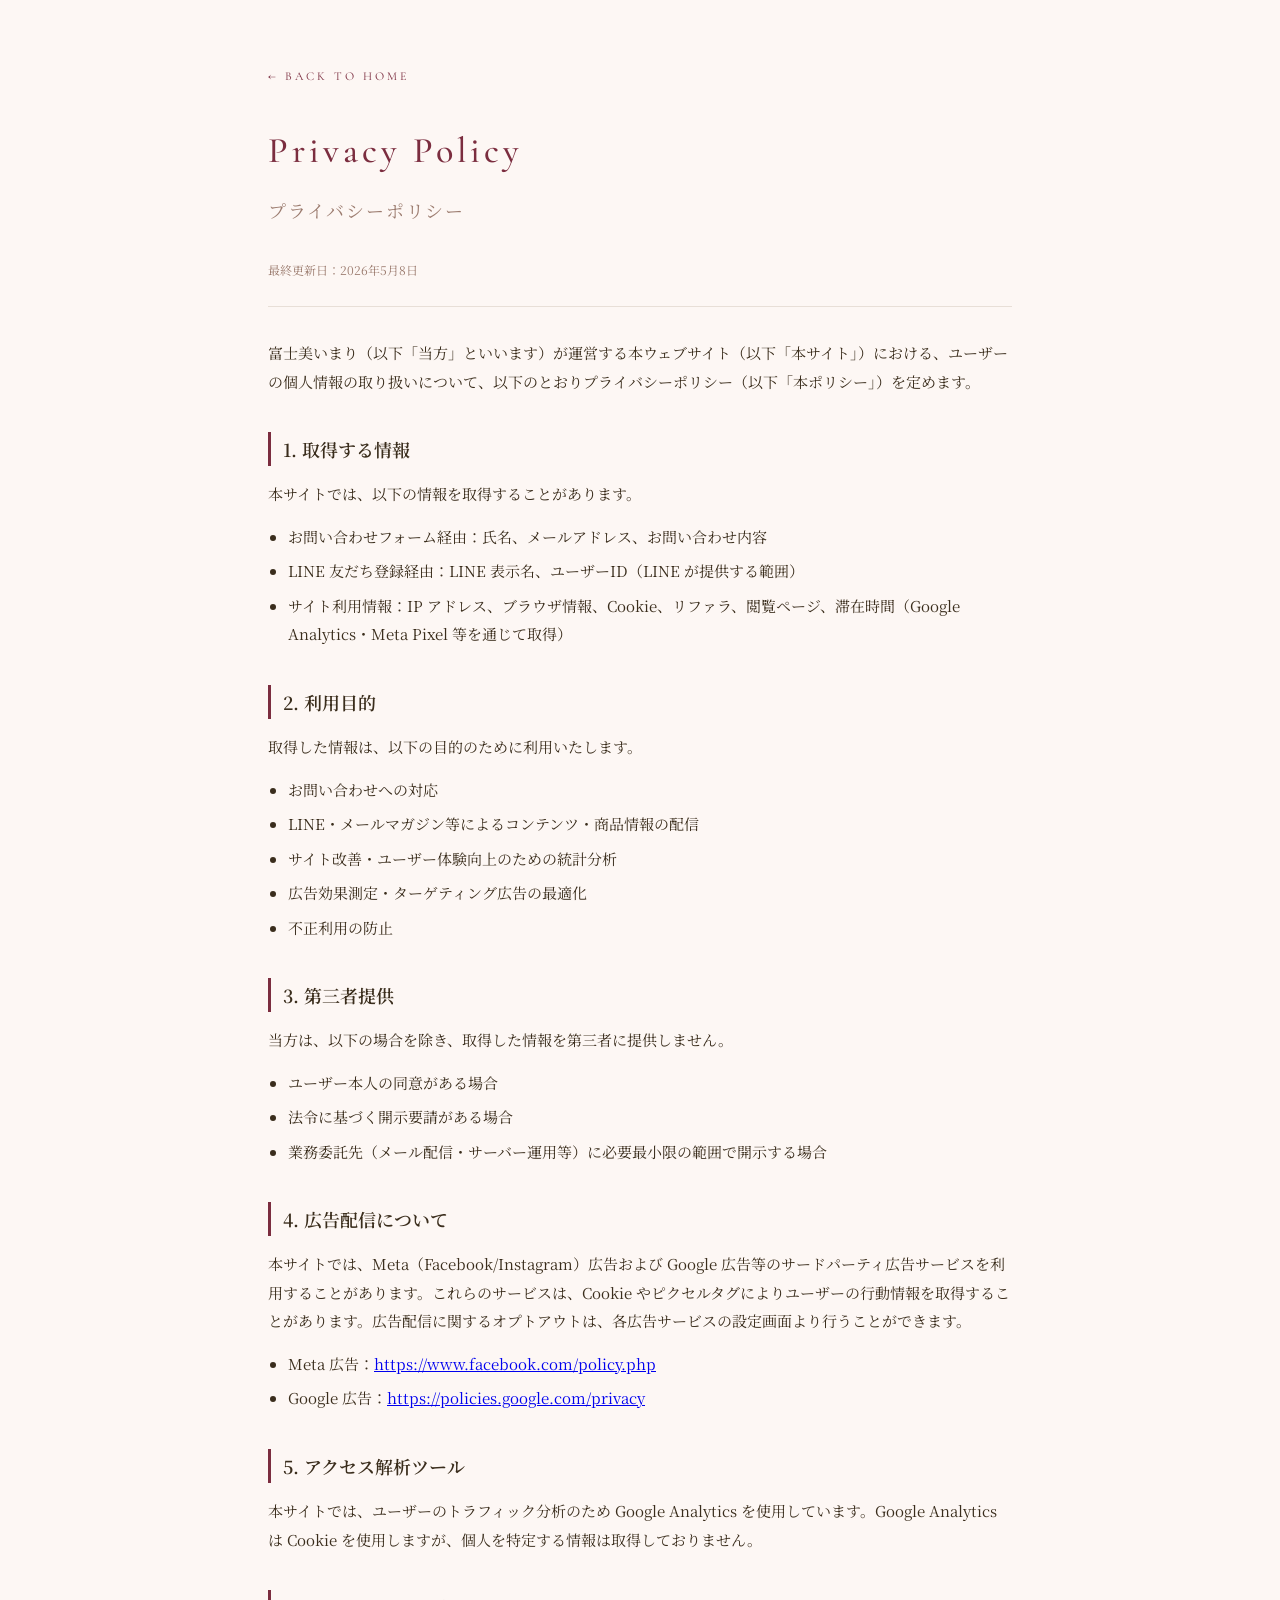
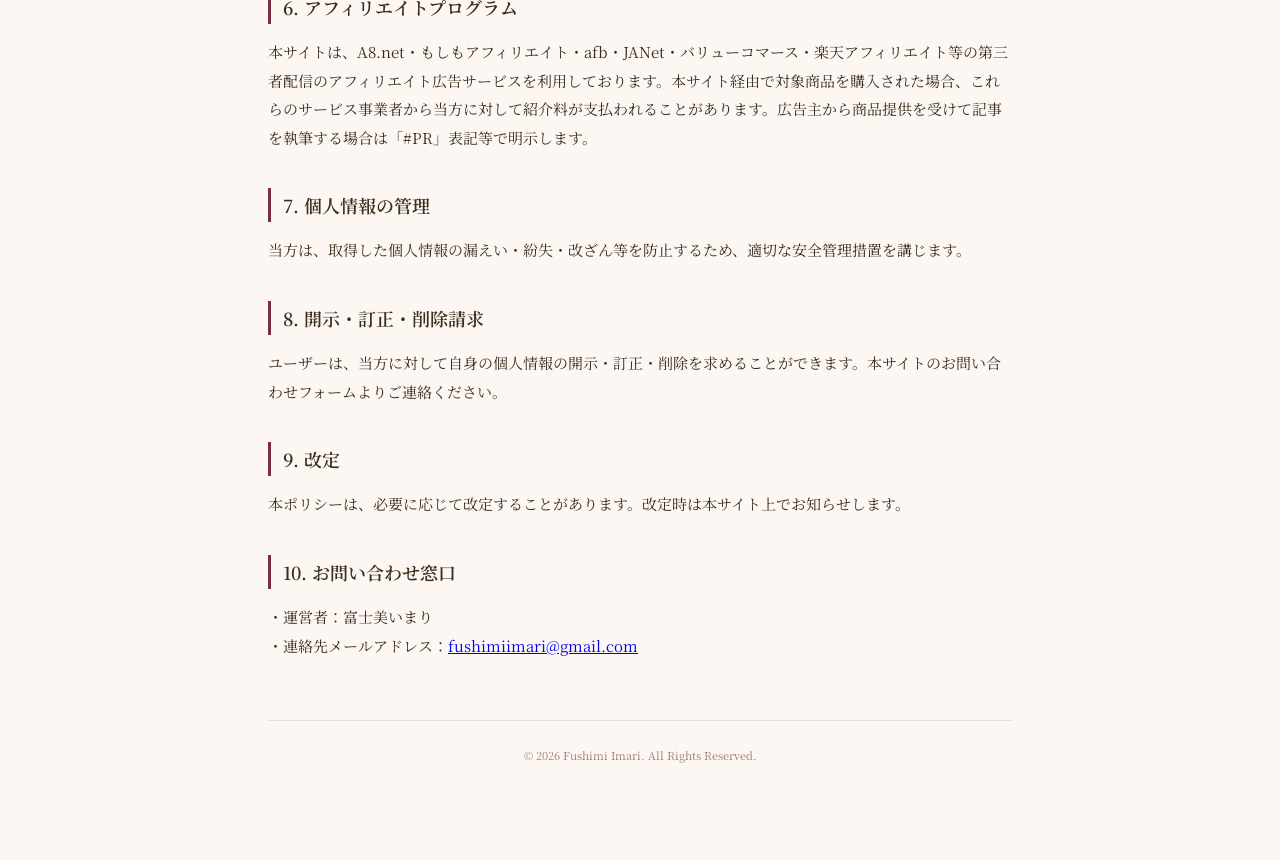
<file: legal/privacy-policy.html>
<!DOCTYPE html>
<html lang="ja">
<head>
<meta charset="UTF-8">
<meta name="viewport" content="width=device-width, initial-scale=1.0">
<title>プライバシーポリシー｜Fushimi Imari OFFICIAL</title>
<meta name="robots" content="noindex">
<link rel="preconnect" href="https://fonts.googleapis.com">
<link rel="preconnect" href="https://fonts.gstatic.com" crossorigin>
<link href="https://fonts.googleapis.com/css2?family=Cormorant+Garamond:wght@400;500&family=Noto+Serif+JP:wght@300;400;500;600&display=swap" rel="stylesheet">
<link rel="stylesheet" href="_common.css">
</head>
<body>
<main class="legal-wrapper">
  <a href="../Official/index.html" class="legal-back">← BACK TO HOME</a>
  <h1 class="legal-title">Privacy Policy</h1>
  <p class="legal-title-jp">プライバシーポリシー</p>
  <p class="legal-meta">最終更新日：2026年5月8日</p>

  <p>富士美いまり（以下「当方」といいます）が運営する本ウェブサイト（以下「本サイト」）における、ユーザーの個人情報の取り扱いについて、以下のとおりプライバシーポリシー（以下「本ポリシー」）を定めます。</p>

  <h2>1. 取得する情報</h2>
  <p>本サイトでは、以下の情報を取得することがあります。</p>
  <ul>
    <li>お問い合わせフォーム経由：氏名、メールアドレス、お問い合わせ内容</li>
    <li>LINE 友だち登録経由：LINE 表示名、ユーザーID（LINE が提供する範囲）</li>
    <li>サイト利用情報：IP アドレス、ブラウザ情報、Cookie、リファラ、閲覧ページ、滞在時間（Google Analytics・Meta Pixel 等を通じて取得）</li>
  </ul>

  <h2>2. 利用目的</h2>
  <p>取得した情報は、以下の目的のために利用いたします。</p>
  <ul>
    <li>お問い合わせへの対応</li>
    <li>LINE・メールマガジン等によるコンテンツ・商品情報の配信</li>
    <li>サイト改善・ユーザー体験向上のための統計分析</li>
    <li>広告効果測定・ターゲティング広告の最適化</li>
    <li>不正利用の防止</li>
  </ul>

  <h2>3. 第三者提供</h2>
  <p>当方は、以下の場合を除き、取得した情報を第三者に提供しません。</p>
  <ul>
    <li>ユーザー本人の同意がある場合</li>
    <li>法令に基づく開示要請がある場合</li>
    <li>業務委託先（メール配信・サーバー運用等）に必要最小限の範囲で開示する場合</li>
  </ul>

  <h2>4. 広告配信について</h2>
  <p>本サイトでは、Meta（Facebook/Instagram）広告および Google 広告等のサードパーティ広告サービスを利用することがあります。これらのサービスは、Cookie やピクセルタグによりユーザーの行動情報を取得することがあります。広告配信に関するオプトアウトは、各広告サービスの設定画面より行うことができます。</p>
  <ul>
    <li>Meta 広告：<a href="https://www.facebook.com/policy.php" target="_blank" rel="noopener">https://www.facebook.com/policy.php</a></li>
    <li>Google 広告：<a href="https://policies.google.com/privacy" target="_blank" rel="noopener">https://policies.google.com/privacy</a></li>
  </ul>

  <h2>5. アクセス解析ツール</h2>
  <p>本サイトでは、ユーザーのトラフィック分析のため Google Analytics を使用しています。Google Analytics は Cookie を使用しますが、個人を特定する情報は取得しておりません。</p>

  <h2>6. アフィリエイトプログラム</h2>
  <p>本サイトは、A8.net・もしもアフィリエイト・afb・JANet・バリューコマース・楽天アフィリエイト等の第三者配信のアフィリエイト広告サービスを利用しております。本サイト経由で対象商品を購入された場合、これらのサービス事業者から当方に対して紹介料が支払われることがあります。広告主から商品提供を受けて記事を執筆する場合は「#PR」表記等で明示します。</p>

  <h2>7. 個人情報の管理</h2>
  <p>当方は、取得した個人情報の漏えい・紛失・改ざん等を防止するため、適切な安全管理措置を講じます。</p>

  <h2>8. 開示・訂正・削除請求</h2>
  <p>ユーザーは、当方に対して自身の個人情報の開示・訂正・削除を求めることができます。本サイトのお問い合わせフォームよりご連絡ください。</p>

  <h2>9. 改定</h2>
  <p>本ポリシーは、必要に応じて改定することがあります。改定時は本サイト上でお知らせします。</p>

  <h2>10. お問い合わせ窓口</h2>
  <p>
    ・運営者：富士美いまり<br>
    ・連絡先メールアドレス：<a href="mailto:fushimiimari@gmail.com">fushimiimari@gmail.com</a>
  </p>

  <p class="legal-footer">© 2026 Fushimi Imari. All Rights Reserved.</p>
</main>
</body>
</html>
</file>
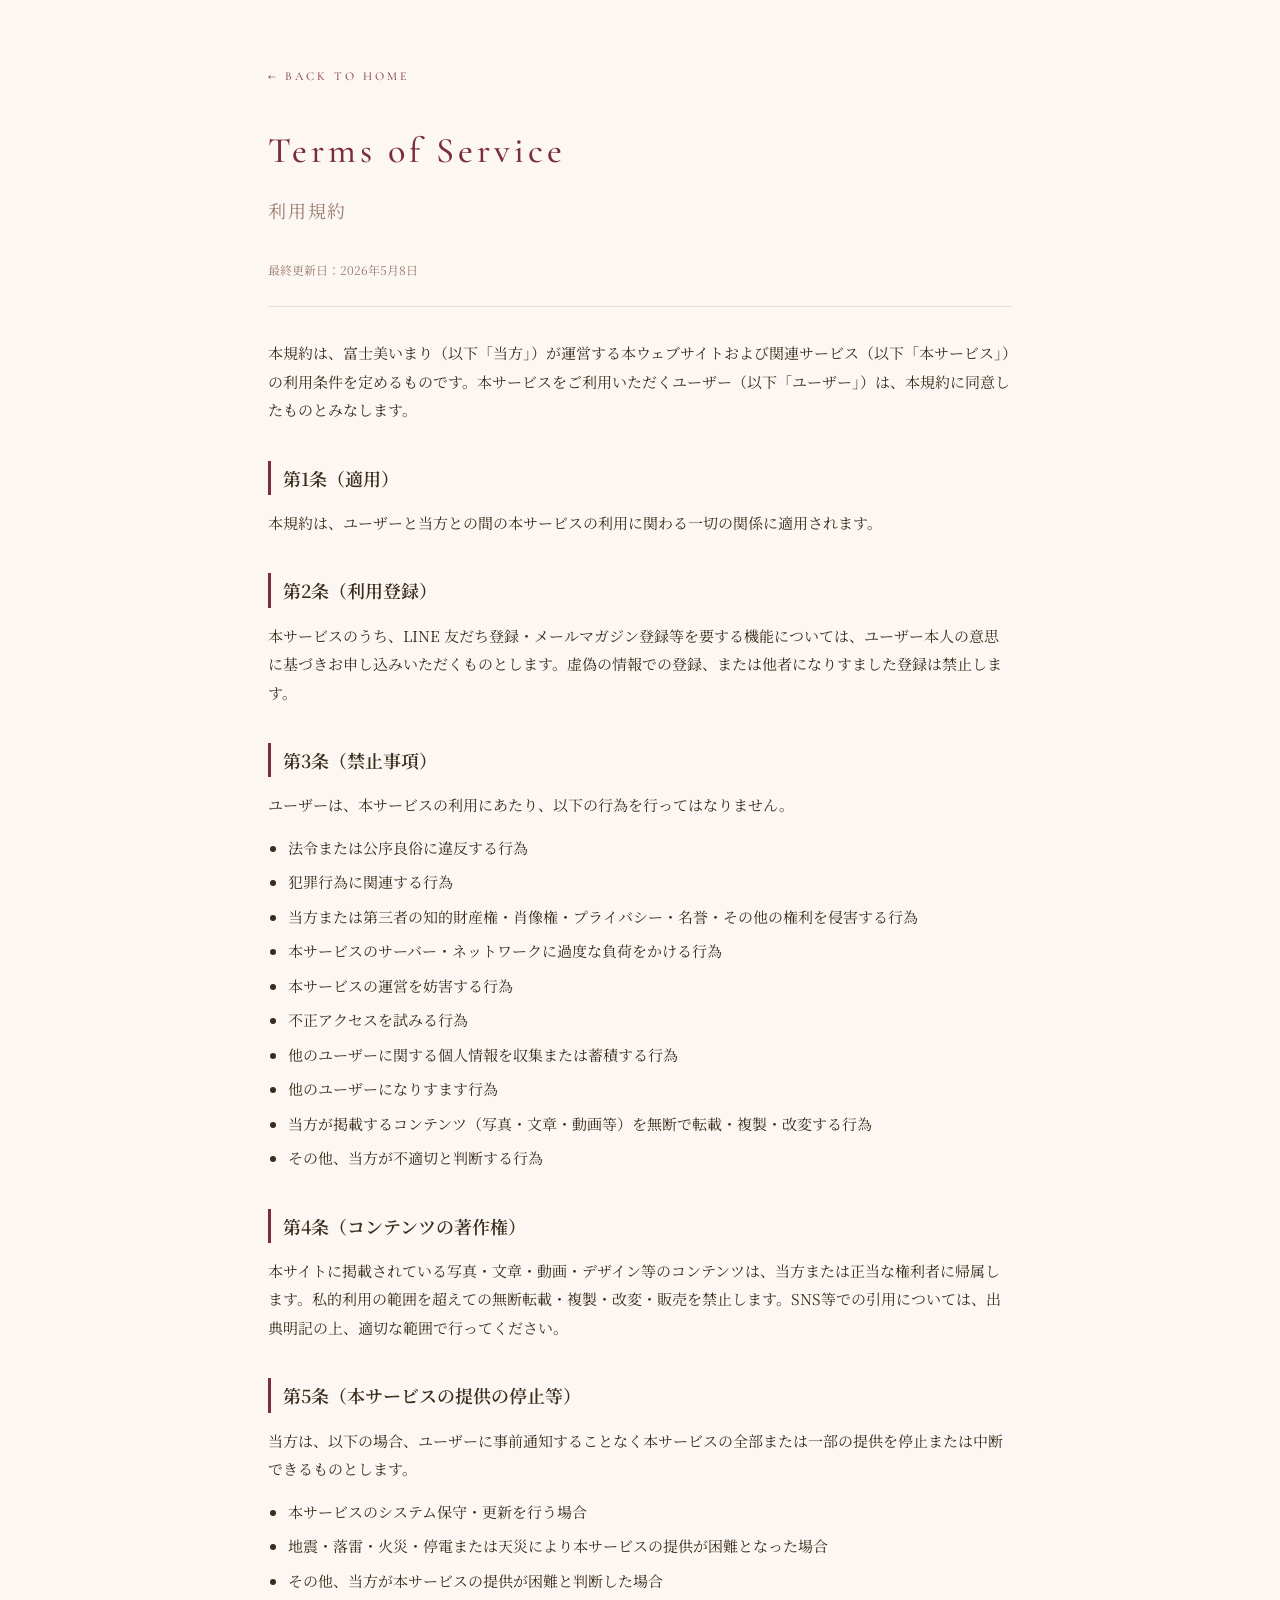
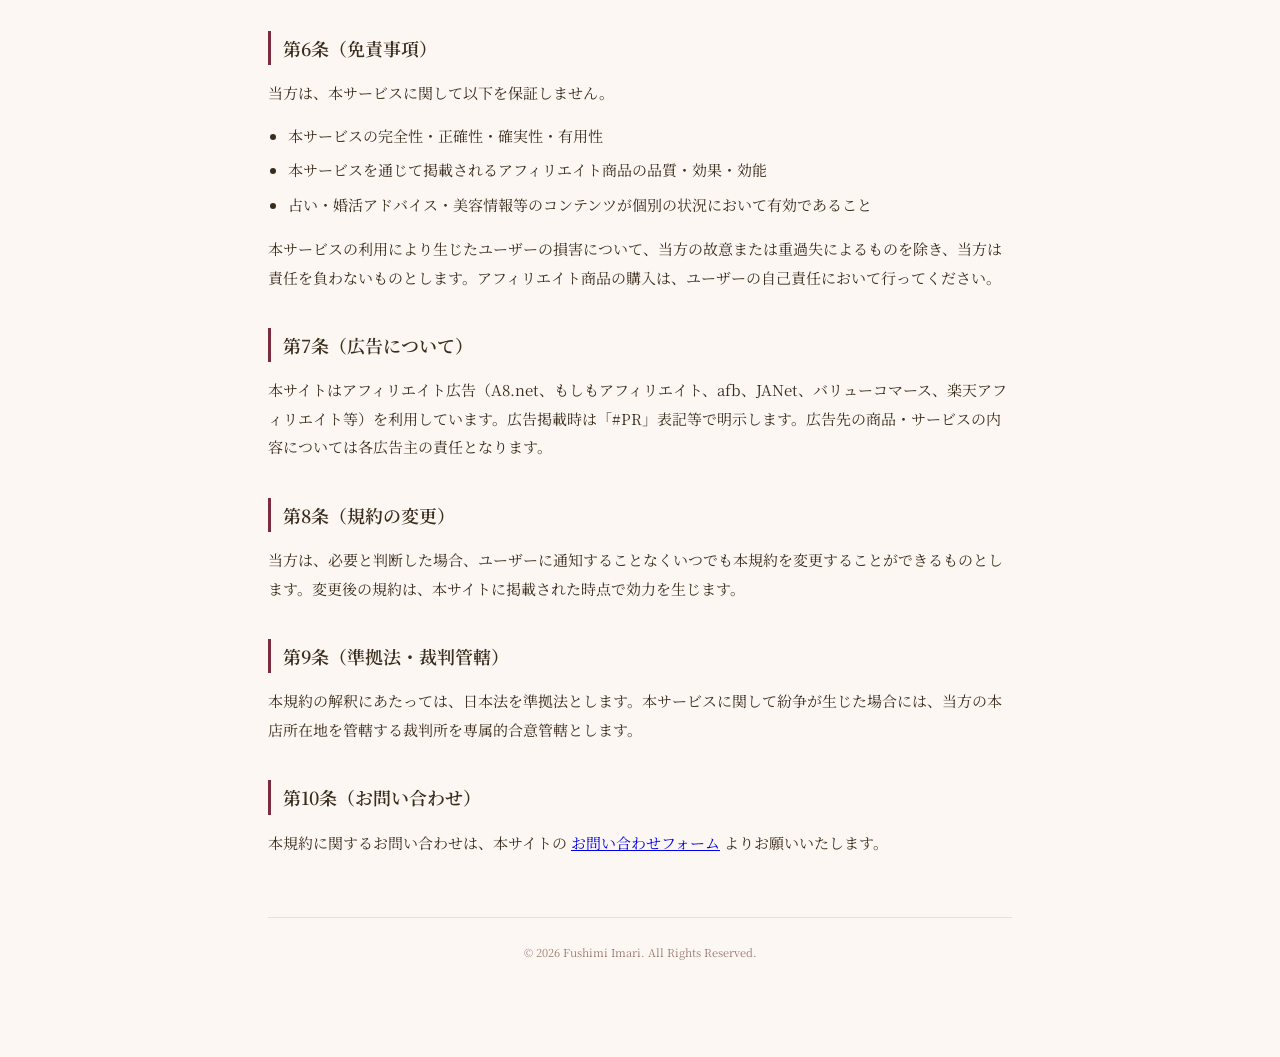
<file: legal/terms.html>
<!DOCTYPE html>
<html lang="ja">
<head>
<meta charset="UTF-8">
<meta name="viewport" content="width=device-width, initial-scale=1.0">
<title>利用規約｜Fushimi Imari OFFICIAL</title>
<meta name="robots" content="noindex">
<link rel="preconnect" href="https://fonts.googleapis.com">
<link rel="preconnect" href="https://fonts.gstatic.com" crossorigin>
<link href="https://fonts.googleapis.com/css2?family=Cormorant+Garamond:wght@400;500&family=Noto+Serif+JP:wght@300;400;500;600&display=swap" rel="stylesheet">
<link rel="stylesheet" href="_common.css">
</head>
<body>
<main class="legal-wrapper">
  <a href="../Official/index.html" class="legal-back">← BACK TO HOME</a>
  <h1 class="legal-title">Terms of Service</h1>
  <p class="legal-title-jp">利用規約</p>
  <p class="legal-meta">最終更新日：2026年5月8日</p>

  <p>本規約は、富士美いまり（以下「当方」）が運営する本ウェブサイトおよび関連サービス（以下「本サービス」）の利用条件を定めるものです。本サービスをご利用いただくユーザー（以下「ユーザー」）は、本規約に同意したものとみなします。</p>

  <h2>第1条（適用）</h2>
  <p>本規約は、ユーザーと当方との間の本サービスの利用に関わる一切の関係に適用されます。</p>

  <h2>第2条（利用登録）</h2>
  <p>本サービスのうち、LINE 友だち登録・メールマガジン登録等を要する機能については、ユーザー本人の意思に基づきお申し込みいただくものとします。虚偽の情報での登録、または他者になりすました登録は禁止します。</p>

  <h2>第3条（禁止事項）</h2>
  <p>ユーザーは、本サービスの利用にあたり、以下の行為を行ってはなりません。</p>
  <ul>
    <li>法令または公序良俗に違反する行為</li>
    <li>犯罪行為に関連する行為</li>
    <li>当方または第三者の知的財産権・肖像権・プライバシー・名誉・その他の権利を侵害する行為</li>
    <li>本サービスのサーバー・ネットワークに過度な負荷をかける行為</li>
    <li>本サービスの運営を妨害する行為</li>
    <li>不正アクセスを試みる行為</li>
    <li>他のユーザーに関する個人情報を収集または蓄積する行為</li>
    <li>他のユーザーになりすます行為</li>
    <li>当方が掲載するコンテンツ（写真・文章・動画等）を無断で転載・複製・改変する行為</li>
    <li>その他、当方が不適切と判断する行為</li>
  </ul>

  <h2>第4条（コンテンツの著作権）</h2>
  <p>本サイトに掲載されている写真・文章・動画・デザイン等のコンテンツは、当方または正当な権利者に帰属します。私的利用の範囲を超えての無断転載・複製・改変・販売を禁止します。SNS等での引用については、出典明記の上、適切な範囲で行ってください。</p>

  <h2>第5条（本サービスの提供の停止等）</h2>
  <p>当方は、以下の場合、ユーザーに事前通知することなく本サービスの全部または一部の提供を停止または中断できるものとします。</p>
  <ul>
    <li>本サービスのシステム保守・更新を行う場合</li>
    <li>地震・落雷・火災・停電または天災により本サービスの提供が困難となった場合</li>
    <li>その他、当方が本サービスの提供が困難と判断した場合</li>
  </ul>

  <h2>第6条（免責事項）</h2>
  <p>当方は、本サービスに関して以下を保証しません。</p>
  <ul>
    <li>本サービスの完全性・正確性・確実性・有用性</li>
    <li>本サービスを通じて掲載されるアフィリエイト商品の品質・効果・効能</li>
    <li>占い・婚活アドバイス・美容情報等のコンテンツが個別の状況において有効であること</li>
  </ul>
  <p>本サービスの利用により生じたユーザーの損害について、当方の故意または重過失によるものを除き、当方は責任を負わないものとします。アフィリエイト商品の購入は、ユーザーの自己責任において行ってください。</p>

  <h2>第7条（広告について）</h2>
  <p>本サイトはアフィリエイト広告（A8.net、もしもアフィリエイト、afb、JANet、バリューコマース、楽天アフィリエイト等）を利用しています。広告掲載時は「#PR」表記等で明示します。広告先の商品・サービスの内容については各広告主の責任となります。</p>

  <h2>第8条（規約の変更）</h2>
  <p>当方は、必要と判断した場合、ユーザーに通知することなくいつでも本規約を変更することができるものとします。変更後の規約は、本サイトに掲載された時点で効力を生じます。</p>

  <h2>第9条（準拠法・裁判管轄）</h2>
  <p>本規約の解釈にあたっては、日本法を準拠法とします。本サービスに関して紛争が生じた場合には、当方の本店所在地を管轄する裁判所を専属的合意管轄とします。</p>

  <h2>第10条（お問い合わせ）</h2>
  <p>本規約に関するお問い合わせは、本サイトの <a href="../Official/index.html#contact">お問い合わせフォーム</a> よりお願いいたします。</p>

  <p class="legal-footer">© 2026 Fushimi Imari. All Rights Reserved.</p>
</main>
</body>
</html>
</file>
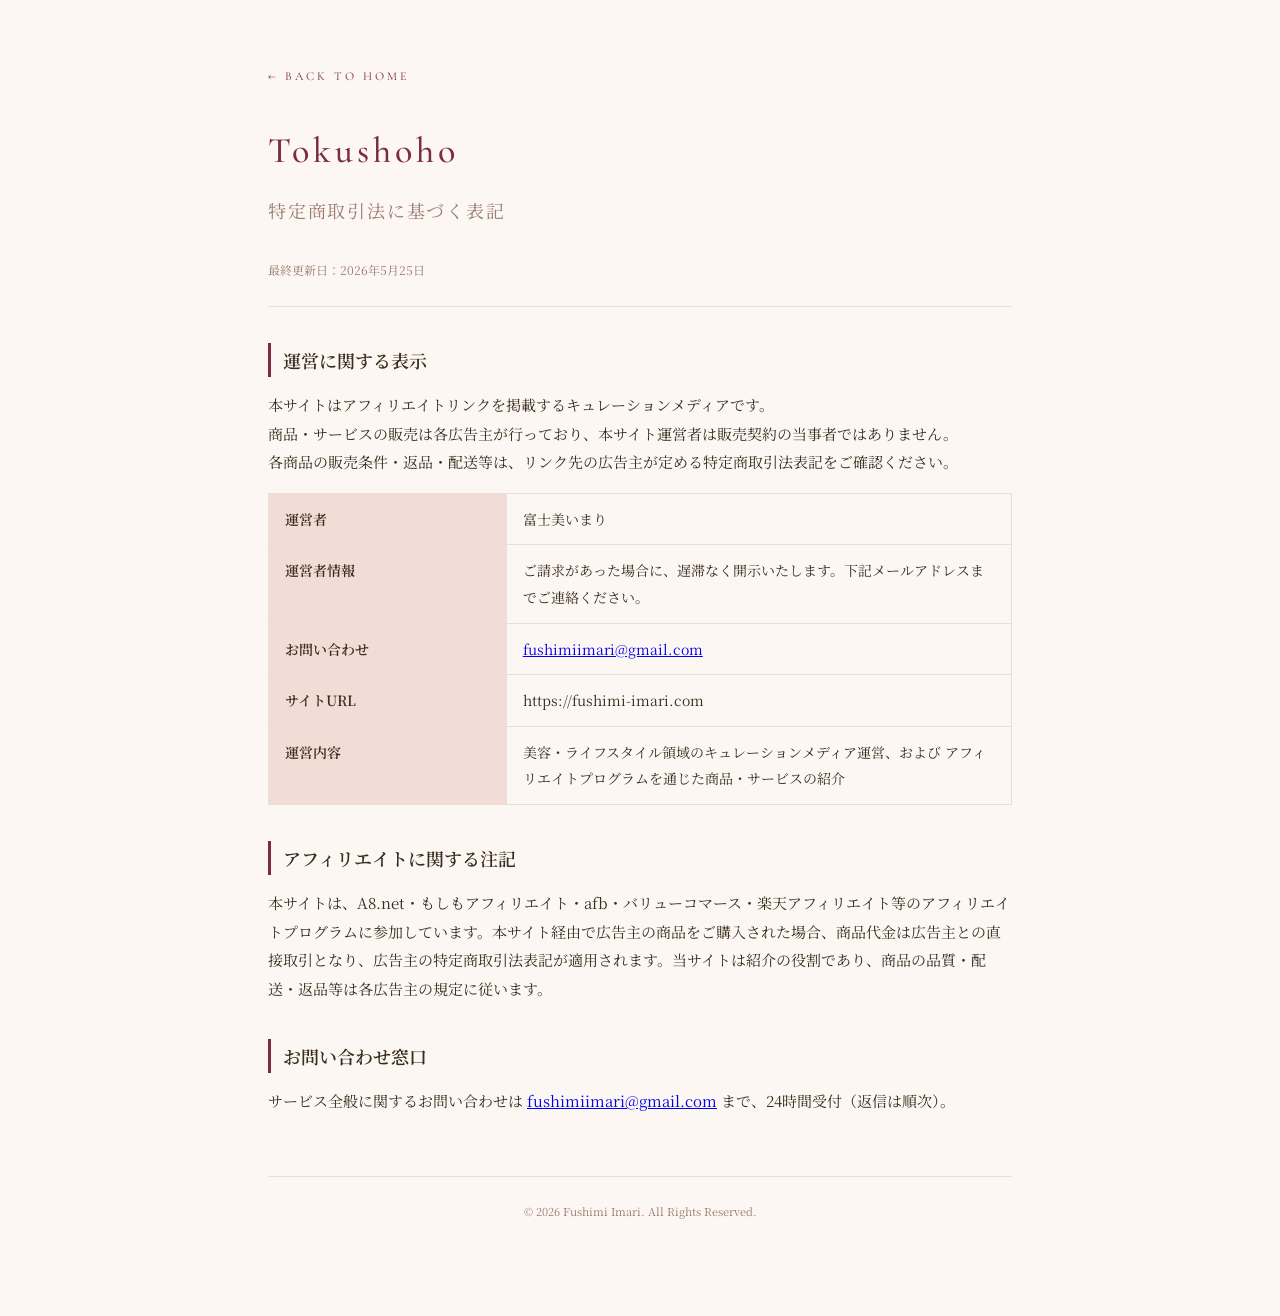
<file: legal/tokushoho.html>
<!DOCTYPE html>
<html lang="ja">
<head>
<meta charset="UTF-8">
<meta name="viewport" content="width=device-width, initial-scale=1.0">
<title>特定商取引法に基づく表記｜Fushimi Imari OFFICIAL</title>
<meta name="robots" content="noindex">
<link rel="preconnect" href="https://fonts.googleapis.com">
<link rel="preconnect" href="https://fonts.gstatic.com" crossorigin>
<link href="https://fonts.googleapis.com/css2?family=Cormorant+Garamond:wght@400;500&family=Noto+Serif+JP:wght@300;400;500;600&display=swap" rel="stylesheet">
<link rel="stylesheet" href="_common.css">
</head>
<body>
<main class="legal-wrapper">
  <a href="../Official/index.html" class="legal-back">← BACK TO HOME</a>
  <h1 class="legal-title">Tokushoho</h1>
  <p class="legal-title-jp">特定商取引法に基づく表記</p>
  <p class="legal-meta">最終更新日：2026年5月25日</p>

  <h2>運営に関する表示</h2>
  <p>
    本サイトはアフィリエイトリンクを掲載するキュレーションメディアです。<br>
    商品・サービスの販売は各広告主が行っており、本サイト運営者は販売契約の当事者ではありません。<br>
    各商品の販売条件・返品・配送等は、リンク先の広告主が定める特定商取引法表記をご確認ください。
  </p>

  <table>
    <tr><th>運営者</th><td>富士美いまり</td></tr>
    <tr><th>運営者情報</th><td>ご請求があった場合に、遅滞なく開示いたします。下記メールアドレスまでご連絡ください。</td></tr>
    <tr><th>お問い合わせ</th><td><a href="mailto:fushimiimari@gmail.com">fushimiimari@gmail.com</a></td></tr>
    <tr><th>サイトURL</th><td>https://fushimi-imari.com</td></tr>
    <tr><th>運営内容</th><td>美容・ライフスタイル領域のキュレーションメディア運営、および アフィリエイトプログラムを通じた商品・サービスの紹介</td></tr>
  </table>

  <h2>アフィリエイトに関する注記</h2>
  <p>本サイトは、A8.net・もしもアフィリエイト・afb・バリューコマース・楽天アフィリエイト等のアフィリエイトプログラムに参加しています。本サイト経由で広告主の商品をご購入された場合、商品代金は広告主との直接取引となり、広告主の特定商取引法表記が適用されます。当サイトは紹介の役割であり、商品の品質・配送・返品等は各広告主の規定に従います。</p>

  <h2>お問い合わせ窓口</h2>
  <p>サービス全般に関するお問い合わせは <a href="mailto:fushimiimari@gmail.com">fushimiimari@gmail.com</a> まで、24時間受付（返信は順次）。</p>

  <p class="legal-footer">© 2026 Fushimi Imari. All Rights Reserved.</p>
</main>
</body>
</html>
</file>
<file: legal/_common.css>
/* ===== 法務ページ共通スタイル ===== */
:root {
  --color-cream: #FDF7F4;
  --color-beige: #F2DCD5;
  --color-brown: #3A2D1C;
  --color-bordeaux: #7B2D3F;
  --color-divider: #E8DFD7;
  --color-sub: #9B7B6E;
  --font-en: 'Cormorant Garamond', serif;
  --font-jp: 'Noto Serif JP', serif;
}
* { margin: 0; padding: 0; box-sizing: border-box; }
body {
  font-family: var(--font-jp);
  background: var(--color-cream);
  color: var(--color-brown);
  line-height: 1.9;
  font-size: 15px;
}
.legal-wrapper {
  max-width: 800px;
  margin: 0 auto;
  padding: 60px 28px 80px;
}
.legal-back {
  display: inline-block;
  font-family: var(--font-en);
  font-size: 12px;
  letter-spacing: 3px;
  color: var(--color-bordeaux);
  margin-bottom: 28px;
  text-decoration: none;
  border-bottom: 1px solid transparent;
  transition: border-color .25s;
}
.legal-back:hover { border-bottom-color: var(--color-bordeaux); }
.legal-title {
  font-family: var(--font-en);
  font-size: 36px;
  font-weight: 500;
  letter-spacing: 4px;
  color: var(--color-bordeaux);
  margin-bottom: 8px;
}
.legal-title-jp {
  font-family: var(--font-jp);
  font-size: 18px;
  color: var(--color-sub);
  margin-bottom: 32px;
  letter-spacing: 0.1em;
}
.legal-meta {
  font-size: 12px;
  color: var(--color-sub);
  border-bottom: 1px solid var(--color-divider);
  padding-bottom: 24px;
  margin-bottom: 32px;
}
h2 {
  font-family: var(--font-jp);
  font-size: 18px;
  font-weight: 600;
  margin: 36px 0 14px;
  padding-left: 12px;
  border-left: 3px solid var(--color-bordeaux);
}
p { margin-bottom: 14px; }
ul, ol { margin-left: 20px; margin-bottom: 16px; }
li { margin-bottom: 6px; }
table {
  width: 100%;
  border-collapse: collapse;
  margin: 16px 0;
  font-size: 14px;
}
th, td {
  border: 1px solid var(--color-divider);
  padding: 12px 16px;
  text-align: left;
  vertical-align: top;
  word-break: break-word;
  overflow-wrap: anywhere;
}
th {
  background: var(--color-beige);
  font-weight: 600;
  white-space: nowrap;
  width: 32%;
}
.legal-footer {
  margin-top: 60px;
  padding-top: 24px;
  border-top: 1px solid var(--color-divider);
  font-size: 11px;
  color: var(--color-sub);
  text-align: center;
}
.placeholder {
  background: #fff8e1;
  border-left: 3px solid #f59e0b;
  padding: 12px 16px;
  font-size: 13px;
  color: #92400e;
  margin: 12px 0;
  border-radius: 4px;
}
@media (max-width: 600px) {
  .legal-wrapper { padding: 40px 20px 60px; }
  .legal-title { font-size: 28px; }
  th { width: auto; display: block; padding: 8px 12px; }
  td { display: block; padding: 8px 12px; border-top: none; }
  table tr:not(:last-child) { border-bottom: 1px solid var(--color-divider); }
}
</file>
